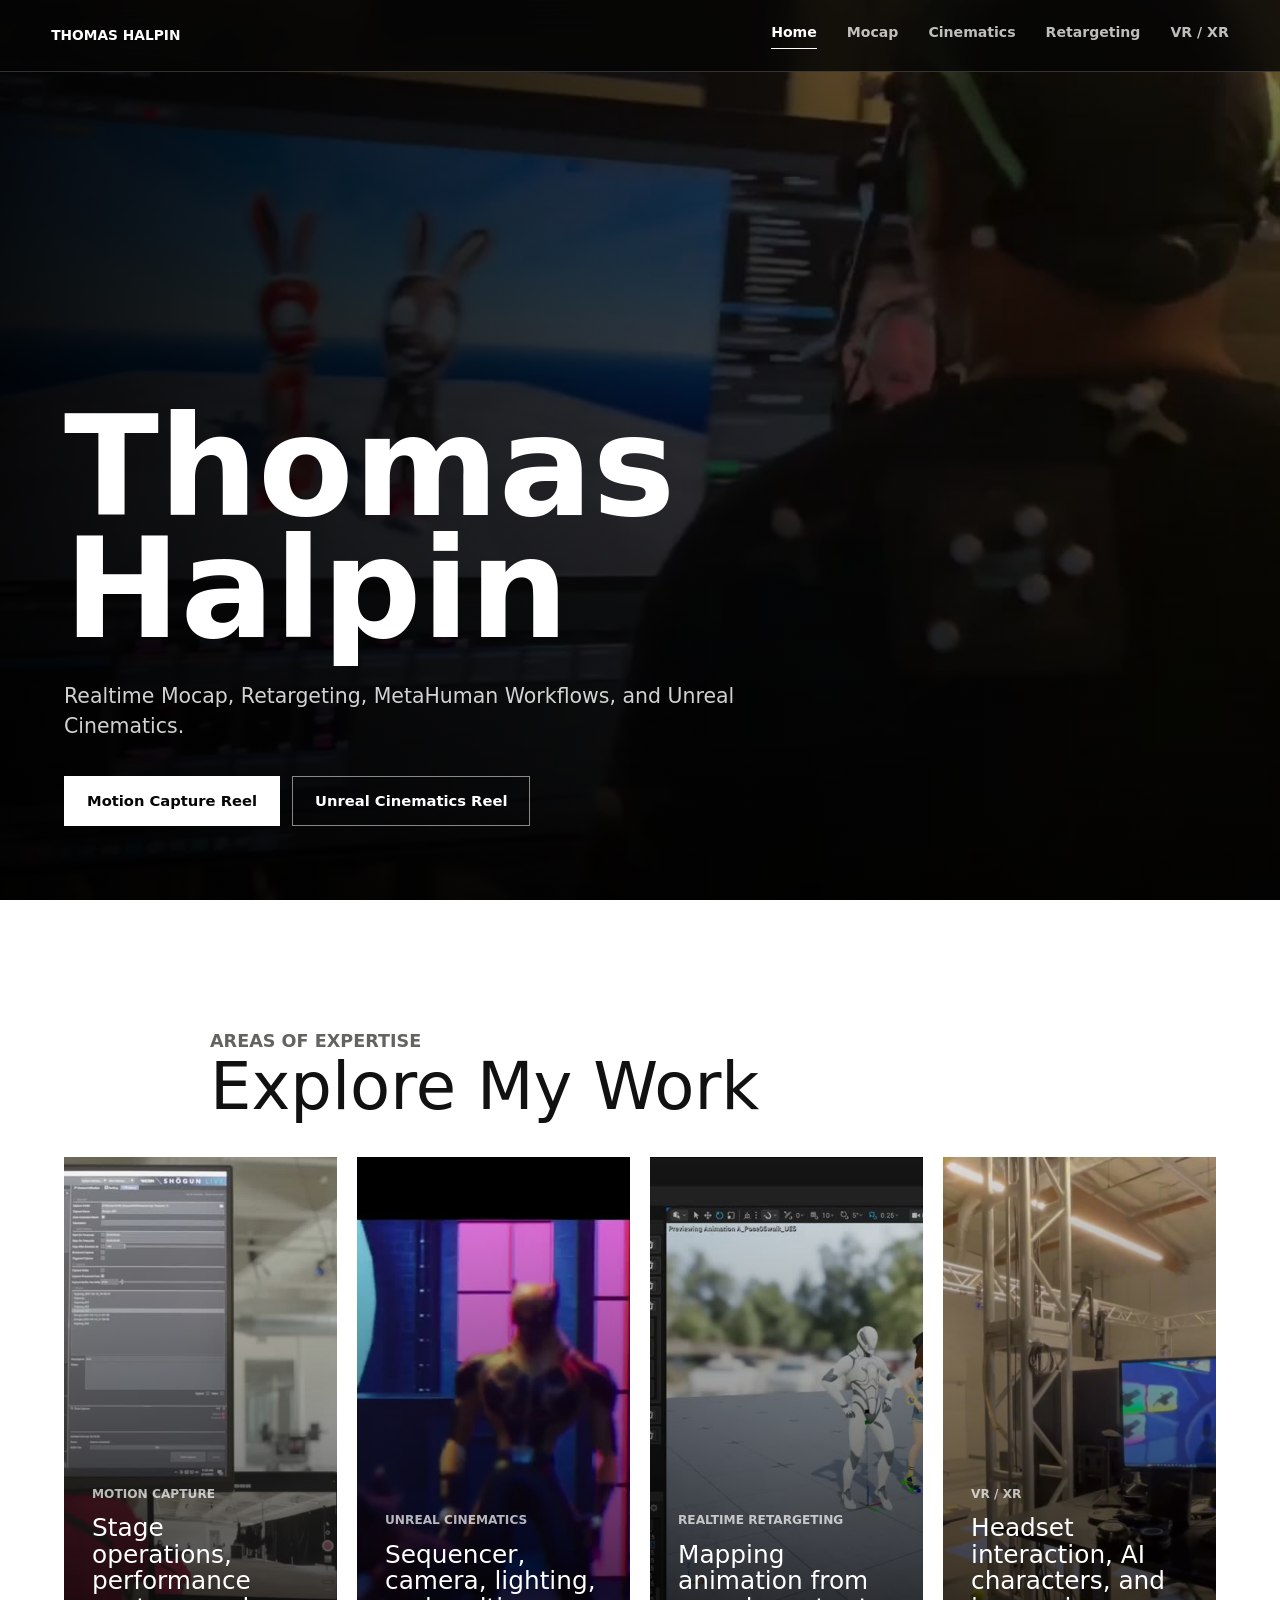
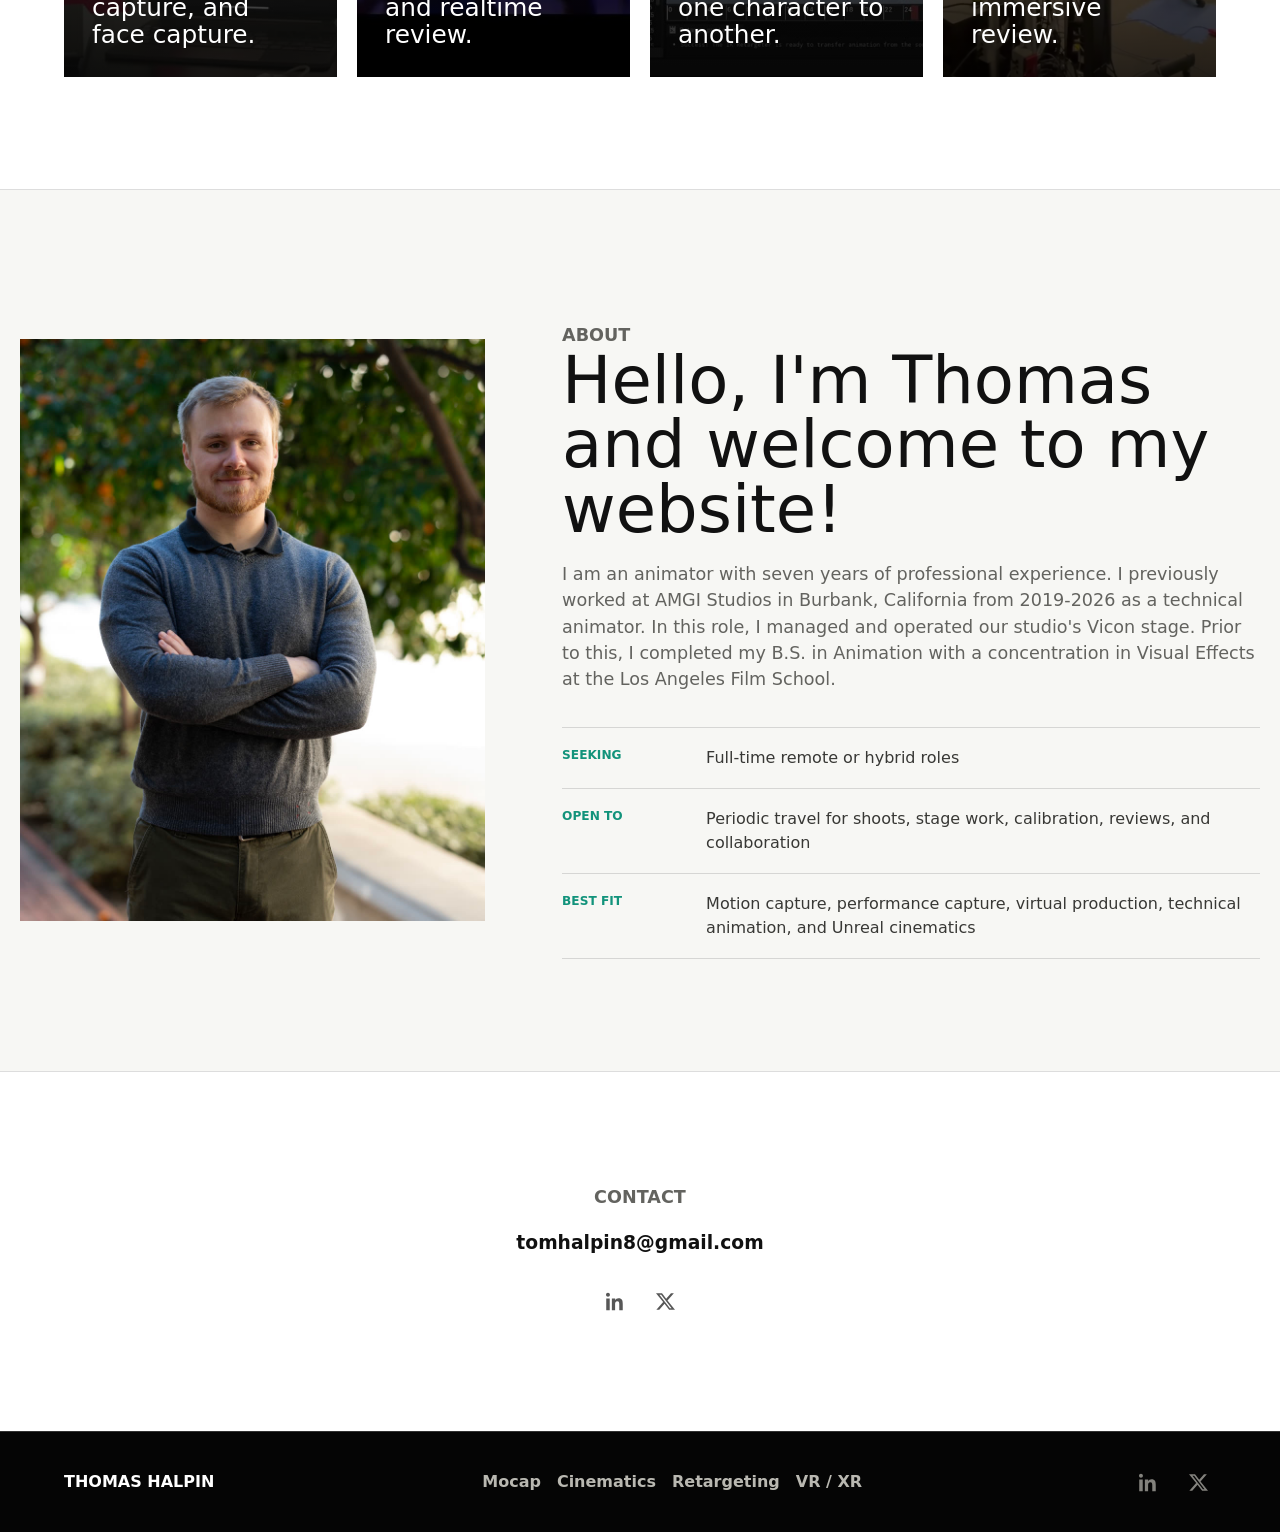
<file: index.html>
<!DOCTYPE html>
<html lang="en">
<head>
    <meta charset="UTF-8">
    <meta name="viewport" content="width=device-width, initial-scale=1.0">
    <meta name="description" content="Thomas Halpin portfolio for realtime motion capture, retargeting, MetaHuman workflows, and Unreal Engine cinematics.">
    <meta property="og:title" content="Thomas Halpin | Realtime Mocap & Unreal Cinematics">
    <meta property="og:description" content="Realtime motion capture, retargeting, MetaHuman, and Unreal Engine cinematics.">
    <meta property="og:type" content="website">
    <title>Thomas Halpin | Realtime Mocap & Unreal Cinematics</title>
    <link rel="canonical" href="https://tomhalpin8.github.io/">
    <meta property="og:url" content="https://tomhalpin8.github.io/">
    <meta property="og:image" content="https://tomhalpin8.github.io/assets/images/thomas-halpin-social-preview.jpg">
    <meta property="og:image:secure_url" content="https://tomhalpin8.github.io/assets/images/thomas-halpin-social-preview.jpg">
    <meta property="og:image:type" content="image/jpeg">
    <meta property="og:image:width" content="1200">
    <meta property="og:image:height" content="630">
    <meta property="og:image:alt" content="Portrait of Thomas Halpin">
    <meta name="twitter:card" content="summary_large_image">
    <meta name="twitter:title" content="Thomas Halpin | Realtime Mocap & Unreal Cinematics">
    <meta name="twitter:description" content="Realtime motion capture, retargeting, MetaHuman, and Unreal Engine cinematics.">
    <meta name="twitter:image" content="https://tomhalpin8.github.io/assets/images/thomas-halpin-social-preview.jpg">
    <meta name="twitter:image:alt" content="Portrait of Thomas Halpin">
    <link rel="stylesheet" href="styles.css">
</head>
<body>
    <header class="site-header">
        <a class="brand" href="index.html" aria-label="Thomas Halpin home">Thomas Halpin</a>
        <nav class="nav-links" aria-label="Primary navigation">
            <a class="active" href="index.html">Home</a>
            <a href="motion-capture.html">Mocap</a>
            <a href="unreal-cinematics.html">Cinematics</a>
            <a href="realtime-retargeting.html">Retargeting</a>
            <a href="vr-xr.html">VR / XR</a>
        </nav>
    </header>

    <main>
        <section class="hero-screen">
            <video class="hero-video" autoplay muted loop playsinline preload="metadata" poster="assets/images/poster-mocap-unreal-realtime-retargeting.jpg">
                <source src="assets/clips/mocap-unreal-realtime-retargeting.mp4" type="video/mp4">
            </video>
            <div class="hero-overlay"></div>
            <div class="hero-copy">
                <!-- <p class="eyebrow">Realtime Motion Capture / Unreal Engine Cinematics</p> -->
                <h1>Thomas Halpin</h1>
                <p>Realtime Mocap, Retargeting, MetaHuman Workflows, and Unreal Cinematics.</p>
                <div class="hero-actions">
                    <a class="button button-primary" href="motion-capture.html">Motion Capture Reel</a>
                    <a class="button button-secondary" href="unreal-cinematics.html">Unreal Cinematics Reel</a>
                </div>
            </div>
            
        </section>

        <!-- <section class="section intro-section">
            <div class="intro-layout">
                <div>
                    <p class="section-kicker">Positioning</p>
                    <h2>Capture to character, fast.</h2>
                </div>
                <p>Stage-ready performance data with clean realtime Unreal review.</p>
            </div>
        </section> -->

        <section class="section focus-section" id="focus">
            <div class="section-heading">
                <p class="section-kicker">Areas of Expertise</p>
                <h2>Explore My Work</h2>
            </div>
            <div class="focus-grid">
                <a class="focus-card" href="motion-capture.html">
                    <video autoplay muted loop playsinline preload="metadata" poster="assets/images/poster-motion-capture-stage-prep.jpg">
                        <source src="assets/clips/motion-capture-stage-prep.mp4" type="video/mp4">
                    </video>
                    <span>Motion Capture</span>
                    <h3>Stage operations, performance capture, and face capture.</h3>
                </a>
                <a class="focus-card" href="unreal-cinematics.html">
                    <video autoplay muted loop playsinline preload="metadata" poster="assets/images/poster-sequencer-lighting-camera.jpg">
                        <source src="assets/clips/sequencer-lighting-camera.mp4" type="video/mp4">
                    </video>
                    <span>Unreal Cinematics</span>
                    <h3>Sequencer, camera, lighting, and realtime review.</h3>
                </a>
                <a class="focus-card" href="realtime-retargeting.html">
                    <video autoplay muted loop playsinline preload="metadata" poster="assets/images/poster-unreal-engine-retargeting.jpg">
                        <source src="assets/clips/unreal-engine-retargeting.mp4" type="video/mp4">
                    </video>
                    <span>Realtime Retargeting</span>
                    <h3>Mapping animation from one character to another.</h3>
                </a>
                <a class="focus-card" href="vr-xr.html">
                    <video autoplay muted loop playsinline preload="metadata" poster="assets/images/poster-vr-ai-interactive-character.jpg">
                        <source src="assets/clips/vr-ai-interactive-character.mp4" type="video/mp4">
                    </video>
                    <span>VR / XR</span>
                    <h3>Headset interaction, AI characters, and immersive review.</h3>
                </a>
            </div>
        </section>

        <section class="section about-section">
            <div class="portrait-wrap">
                <img src="assets/images/thomas-halpin-portrait.jpg" alt="Portrait of Thomas Halpin">
            </div>
            <div class="about-copy">
                <p class="section-kicker">About</p>
                <h2>Hello, I'm Thomas and welcome to my website!</h2>
                <p>I am an animator with seven years of professional experience. I previously worked at AMGI Studios in Burbank, California from 2019-2026 as a technical animator. In this role, I managed and operated our studio's Vicon stage. Prior to this, I completed my B.S. in Animation with a concentration in Visual Effects at the Los Angeles Film School.    </p>
                <!-- <p>Thomas is strongest in roles that need someone who understands both the capture environment and the in-engine result. He supports stage teams, animators, directors, technical artists, and engine operators by keeping performance data useful, readable, and creatively actionable.</p> -->

                <dl class="availability-list">
                    <div>
                        <dt>Seeking</dt>
                        <dd>Full-time remote or hybrid roles</dd>
                    </div>
                    <div>
                        <dt>Open to</dt>
                        <dd>Periodic travel for shoots, stage work, calibration, reviews, and collaboration</dd>
                    </div>
                    <div>
                        <dt>Best fit</dt>
                        <dd>Motion capture, performance capture, virtual production, technical animation, and Unreal cinematics</dd>
                    </div>
                </dl>
            </div>
        </section>

        <section class="section contact-section">
            <p class="section-kicker">Contact</p>
            <h3>tomhalpin8@gmail.com</h3>
            <div class="social-links" aria-label="Social links">
                <a class="icon-link" href="https://www.linkedin.com/in/thomas-halpin-42718980/?skipRedirect=true" target="_blank" rel="noreferrer" aria-label="LinkedIn" title="LinkedIn">
                    <svg aria-hidden="true" viewBox="0 0 24 24">
                        <path d="M4.98 3.5C4.98 4.88 3.87 6 2.5 6S0 4.88 0 3.5 1.12 1 2.5 1s2.48 1.12 2.48 2.5zM.3 8.2h4.4V23H.3V8.2zM7.4 8.2h4.22v2.02h.06c.59-1.11 2.03-2.29 4.18-2.29 4.47 0 5.29 2.94 5.29 6.76V23h-4.39v-7.36c0-1.75-.03-4.01-2.44-4.01-2.45 0-2.82 1.91-2.82 3.88V23H7.4V8.2z" />
                    </svg>
                </a>
                <a class="icon-link" href="https://x.com/Maslp9" target="_blank" rel="noreferrer" aria-label="X" title="X">
                    <svg aria-hidden="true" viewBox="0 0 24 24">
                        <path d="M18.9 1.5h3.68l-8.04 9.19L24 22.5h-7.42l-5.81-7.59-6.65 7.59H.44l8.6-9.83L0 1.5h7.61l5.25 6.94L18.9 1.5zm-1.29 18.92h2.04L6.5 3.47H4.31l13.3 16.95z" />
                    </svg>
                </a>
                <!-- <a class="icon-link" href="contact.html" aria-label="Email" title="Email">
                    <svg aria-hidden="true" viewBox="0 0 24 24" fill="none">
                        <path d="M4 6h16v12H4V6z" />
                        <path d="m4 7 8 6 8-6" />
                    </svg>
                </a> -->
            </div>
        </section>
    </main>

    <footer class="site-footer">
        <span>Thomas Halpin</span>
        <nav aria-label="Footer navigation">
            <a href="motion-capture.html">Mocap</a>
            <a href="unreal-cinematics.html">Cinematics</a>
            <a href="realtime-retargeting.html">Retargeting</a>
            <a href="vr-xr.html">VR / XR</a>
        </nav>
        <div class="footer-social" aria-label="Social links">
            <a class="icon-link" href="https://www.linkedin.com/in/thomas-halpin-42718980/?skipRedirect=true" target="_blank" rel="noreferrer" aria-label="LinkedIn" title="LinkedIn">
                <svg aria-hidden="true" viewBox="0 0 24 24">
                    <path d="M4.98 3.5C4.98 4.88 3.87 6 2.5 6S0 4.88 0 3.5 1.12 1 2.5 1s2.48 1.12 2.48 2.5zM.3 8.2h4.4V23H.3V8.2zM7.4 8.2h4.22v2.02h.06c.59-1.11 2.03-2.29 4.18-2.29 4.47 0 5.29 2.94 5.29 6.76V23h-4.39v-7.36c0-1.75-.03-4.01-2.44-4.01-2.45 0-2.82 1.91-2.82 3.88V23H7.4V8.2z" />
                </svg>
            </a>
            <a class="icon-link" href="https://x.com/Maslp9" target="_blank" rel="noreferrer" aria-label="X" title="X">
                <svg aria-hidden="true" viewBox="0 0 24 24">
                    <path d="M18.9 1.5h3.68l-8.04 9.19L24 22.5h-7.42l-5.81-7.59-6.65 7.59H.44l8.6-9.83L0 1.5h7.61l5.25 6.94L18.9 1.5zm-1.29 18.92h2.04L6.5 3.47H4.31l13.3 16.95z" />
                </svg>
            </a>
            
        </div>
    </footer>
</body>
</html>
</file>
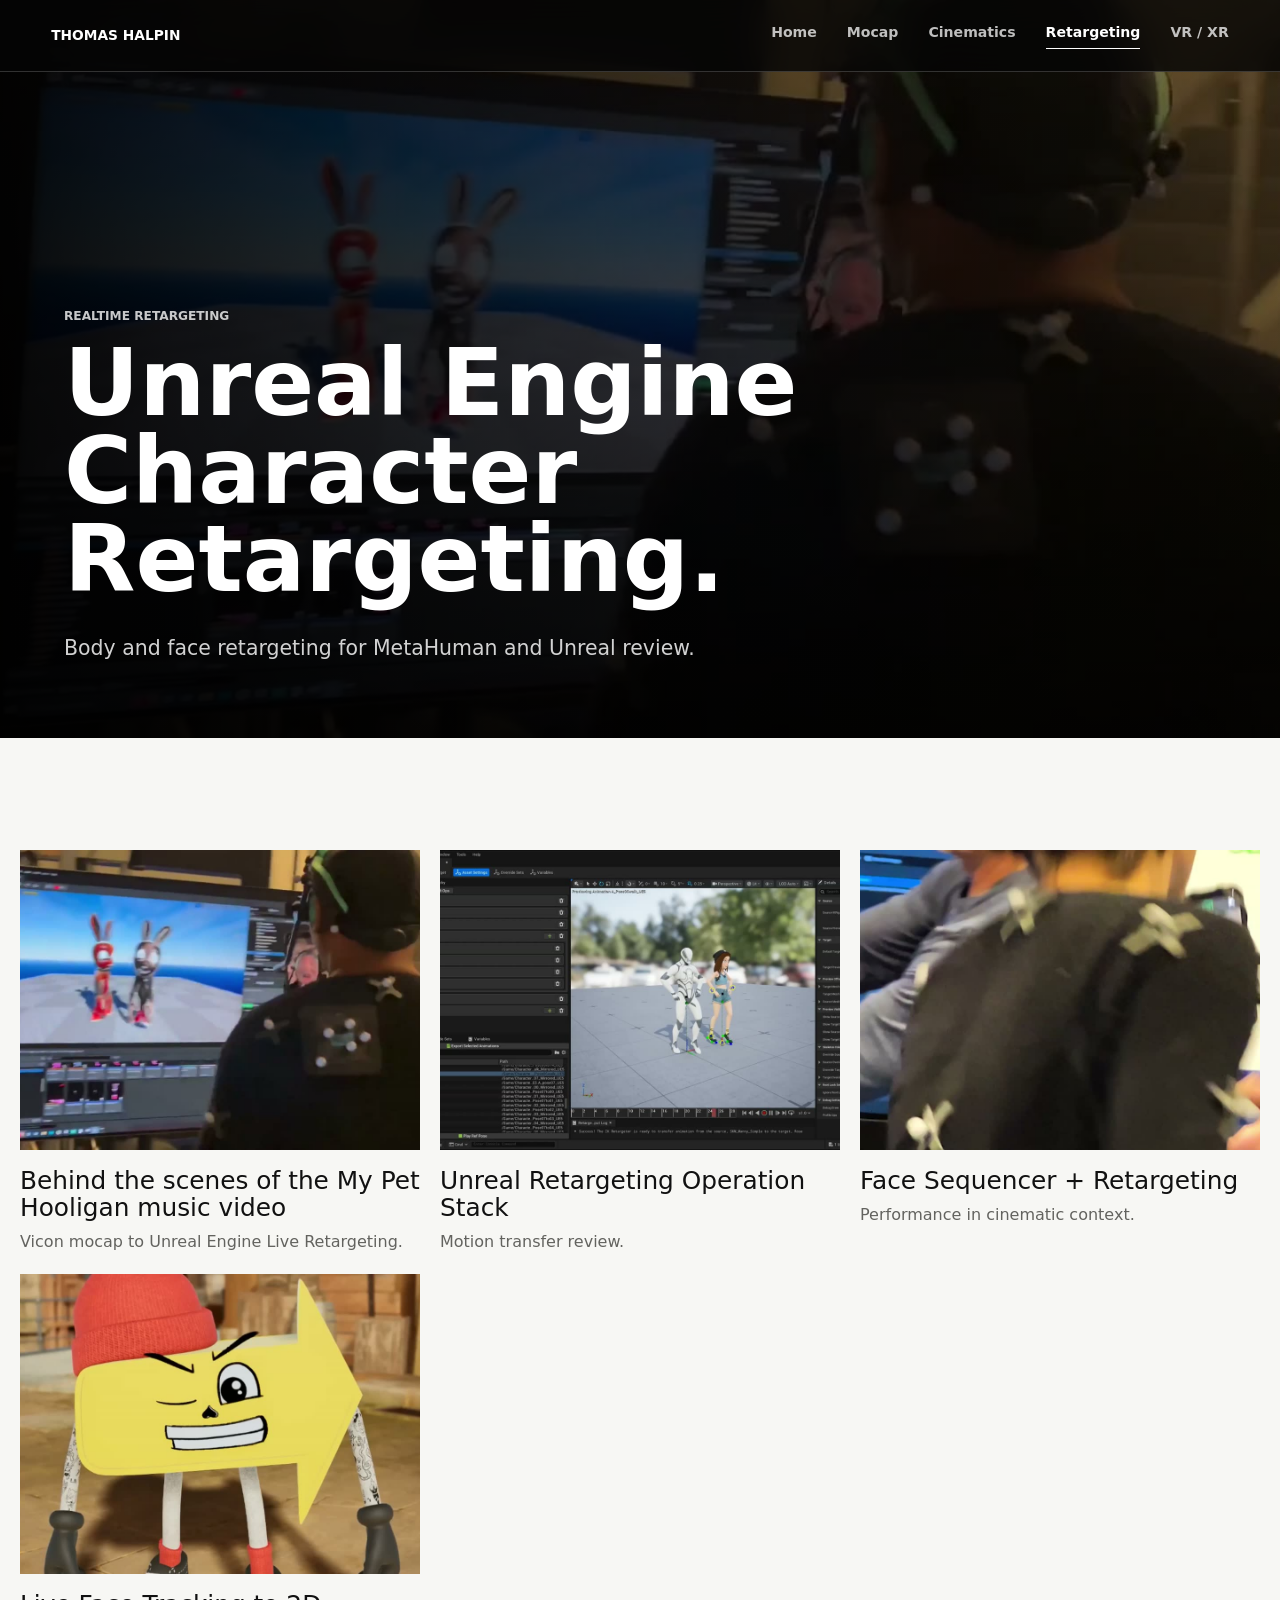
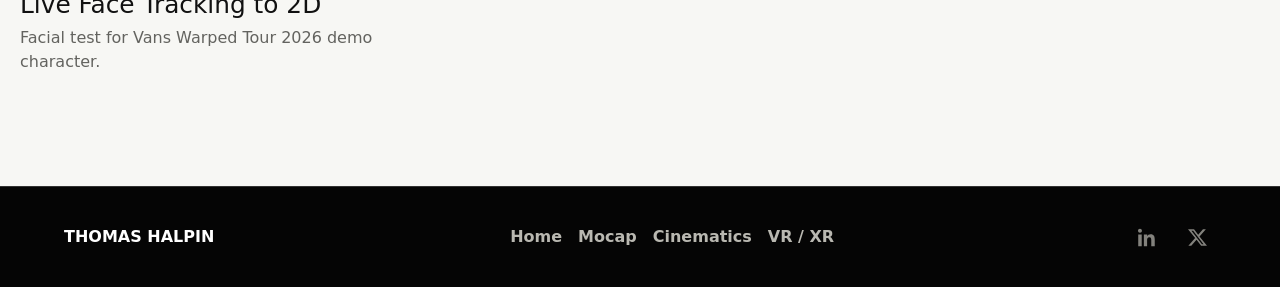
<file: realtime-retargeting.html>
<!DOCTYPE html>
<html lang="en">
<head>
    <meta charset="UTF-8">
    <meta name="viewport" content="width=device-width, initial-scale=1.0">
    <meta name="description" content="Realtime retargeting portfolio for Thomas Halpin: body, face, MetaHuman, Live Face, and Unreal Engine review.">
    <meta property="og:title" content="Thomas Halpin | Realtime Retargeting">
    <meta property="og:description" content="Full-body and facial performance retargeting into Unreal Engine for realtime character review.">
    <meta property="og:type" content="website">
    <title>Realtime Retargeting | Thomas Halpin</title>
    <link rel="canonical" href="https://tomhalpin8.github.io/realtime-retargeting.html">
    <meta property="og:url" content="https://tomhalpin8.github.io/realtime-retargeting.html">
    <meta property="og:image" content="https://tomhalpin8.github.io/assets/images/thomas-halpin-social-preview.jpg">
    <meta property="og:image:secure_url" content="https://tomhalpin8.github.io/assets/images/thomas-halpin-social-preview.jpg">
    <meta property="og:image:type" content="image/jpeg">
    <meta property="og:image:width" content="1200">
    <meta property="og:image:height" content="630">
    <meta property="og:image:alt" content="Portrait of Thomas Halpin">
    <meta name="twitter:card" content="summary_large_image">
    <meta name="twitter:title" content="Thomas Halpin | Realtime Retargeting">
    <meta name="twitter:description" content="Full-body and facial performance retargeting into Unreal Engine for realtime character review.">
    <meta name="twitter:image" content="https://tomhalpin8.github.io/assets/images/thomas-halpin-social-preview.jpg">
    <meta name="twitter:image:alt" content="Portrait of Thomas Halpin">
    <link rel="stylesheet" href="styles.css">
</head>
<body>
    <header class="site-header">
        <a class="brand" href="index.html" aria-label="Thomas Halpin home">Thomas Halpin</a>
        <nav class="nav-links" aria-label="Primary navigation">
            <a href="index.html">Home</a>
            <a href="motion-capture.html">Mocap</a>
            <a href="unreal-cinematics.html">Cinematics</a>
            <a class="active" href="realtime-retargeting.html">Retargeting</a>
            <a href="vr-xr.html">VR / XR</a>
        </nav>
    </header>

    <main>
        <section class="subpage-hero">
            <video class="hero-video" autoplay muted loop playsinline preload="metadata" poster="assets/images/poster-mocap-unreal-realtime-retargeting.jpg">
                <source src="assets/clips/mocap-unreal-realtime-retargeting.mp4" type="video/mp4">
            </video>
            <div class="hero-overlay"></div>
            <div class="hero-copy narrow">
                <p class="eyebrow">Realtime Retargeting</p>
                <h1>Unreal Engine Character Retargeting.</h1>
                <p>Body and face retargeting for MetaHuman and Unreal review.</p>
            </div>
        </section>

    
        <section class="section">
            <div class="clip-grid">
                <article class="clip-card">
                    <video autoplay muted loop playsinline preload="metadata" poster="assets/images/poster-mocap-unreal-realtime-retargeting.jpg">
                        <source src="assets/clips/mocap-unreal-realtime-retargeting.mp4" type="video/mp4">
                    </video>
                    <h3>Behind the scenes of the My Pet Hooligan music video</h3>
                    <p>Vicon mocap to Unreal Engine Live Retargeting.</p>
                </article>
                <article class="clip-card">
                    <video autoplay muted loop playsinline preload="metadata" poster="assets/images/poster-unreal-engine-retargeting.jpg">
                        <source src="assets/clips/unreal-engine-retargeting.mp4" type="video/mp4">
                    </video>
                    <h3>Unreal Retargeting Operation Stack</h3>
                    <p>Motion transfer review.</p>
                </article>
                <article class="clip-card">
                    <video autoplay muted loop playsinline preload="metadata" poster="assets/images/poster-sequencer-realtime-retargeting.jpg">
                        <source src="assets/clips/sequencer-realtime-retargeting.mp4" type="video/mp4">
                    </video>
                    <h3> Face Sequencer + Retargeting</h3>
                    <p>Performance in cinematic context.</p>
                </article>
                <article class="clip-card">
                    <video autoplay muted loop playsinline preload="metadata" poster="assets/images/poster-live-face-to-2d-face.jpg">
                        <source src="assets/clips/live-face-to-2d-face.mp4" type="video/mp4">
                    </video>
                    <h3>Live Face Tracking to 2D</h3>
                    <p>Facial test for Vans Warped Tour 2026 demo character.</p>
                </article>
            </div>
        </section>

    </main>

    <footer class="site-footer">
        <span>Thomas Halpin</span>
        <nav aria-label="Footer navigation">
            <a href="index.html">Home</a>
            <a href="motion-capture.html">Mocap</a>
            <a href="unreal-cinematics.html">Cinematics</a>
            <a href="vr-xr.html">VR / XR</a>
        </nav>
        <div class="footer-social" aria-label="Social links">
            <a class="icon-link" href="https://www.linkedin.com/in/thomas-halpin-42718980/?skipRedirect=true" target="_blank" rel="noreferrer" aria-label="LinkedIn" title="LinkedIn">
                <svg aria-hidden="true" viewBox="0 0 24 24">
                    <path d="M4.98 3.5C4.98 4.88 3.87 6 2.5 6S0 4.88 0 3.5 1.12 1 2.5 1s2.48 1.12 2.48 2.5zM.3 8.2h4.4V23H.3V8.2zM7.4 8.2h4.22v2.02h.06c.59-1.11 2.03-2.29 4.18-2.29 4.47 0 5.29 2.94 5.29 6.76V23h-4.39v-7.36c0-1.75-.03-4.01-2.44-4.01-2.45 0-2.82 1.91-2.82 3.88V23H7.4V8.2z" />
                </svg>
            </a>
            <a class="icon-link" href="https://x.com/Maslp9" target="_blank" rel="noreferrer" aria-label="X" title="X">
                <svg aria-hidden="true" viewBox="0 0 24 24">
                    <path d="M18.9 1.5h3.68l-8.04 9.19L24 22.5h-7.42l-5.81-7.59-6.65 7.59H.44l8.6-9.83L0 1.5h7.61l5.25 6.94L18.9 1.5zm-1.29 18.92h2.04L6.5 3.47H4.31l13.3 16.95z" />
                </svg>
            </a>
            
        </div>
    </footer>
</body>
</html>
</file>
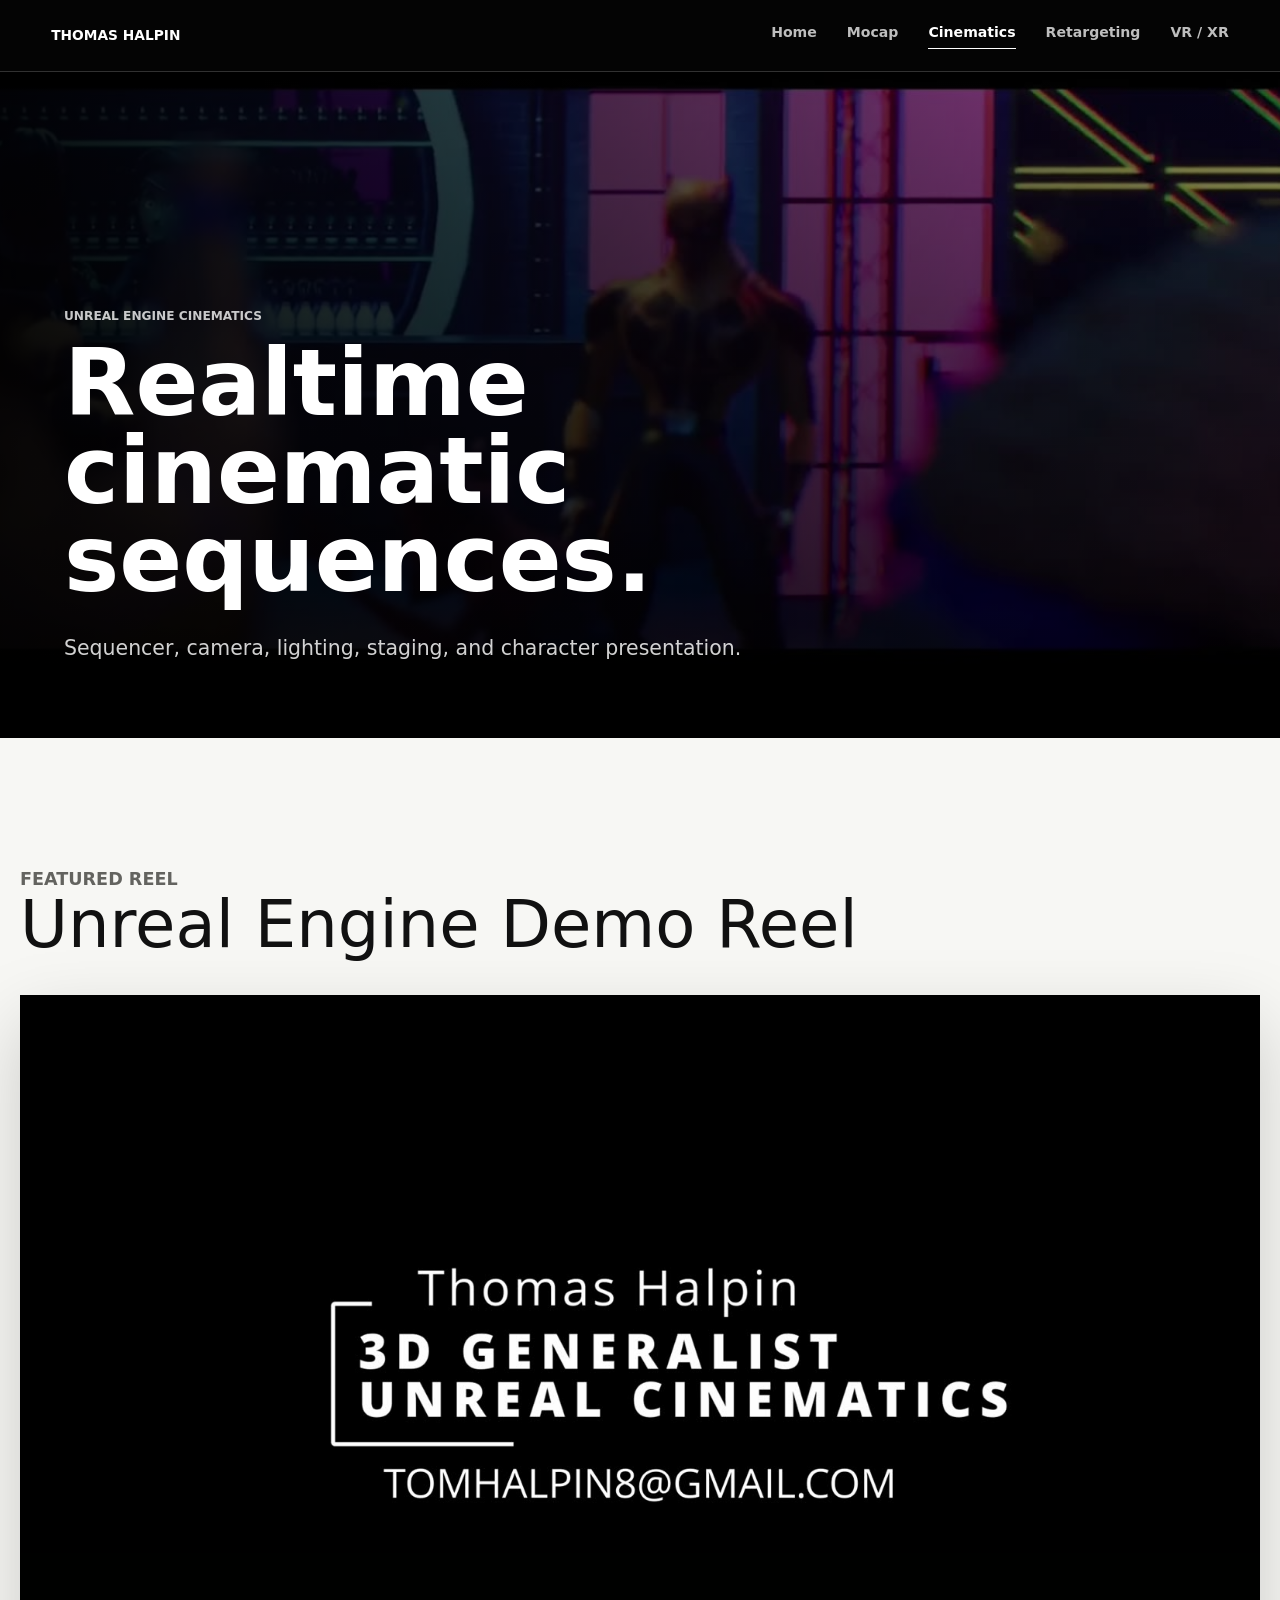
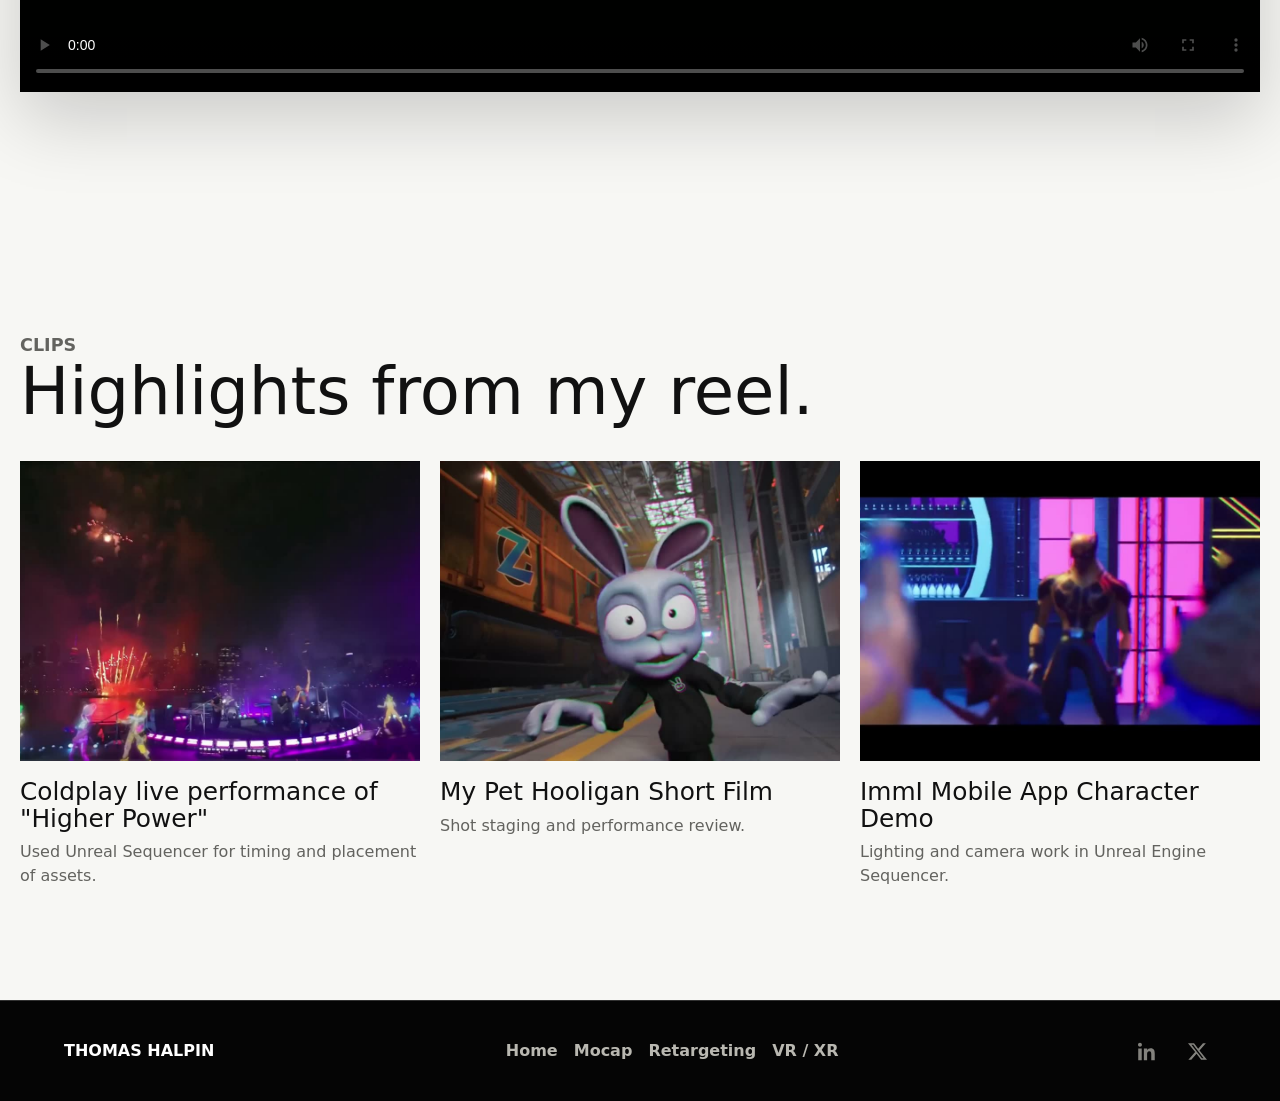
<file: unreal-cinematics.html>
<!DOCTYPE html>
<html lang="en">
<head>
    <meta charset="UTF-8">
    <meta name="viewport" content="width=device-width, initial-scale=1.0">
    <meta name="description" content="Unreal Engine cinematics portfolio for Thomas Halpin: Sequencer, lighting, camera, realtime review, and character presentation.">
    <meta property="og:title" content="Thomas Halpin | Unreal Cinematics">
    <meta property="og:description" content="Sequencer-based cinematic production, lighting, camera work, and realtime Unreal Engine visualization.">
    <meta property="og:type" content="website">
    <title>Unreal Cinematics | Thomas Halpin</title>
    <link rel="canonical" href="https://tomhalpin8.github.io/unreal-cinematics.html">
    <meta property="og:url" content="https://tomhalpin8.github.io/unreal-cinematics.html">
    <meta property="og:image" content="https://tomhalpin8.github.io/assets/images/thomas-halpin-social-preview.jpg">
    <meta property="og:image:secure_url" content="https://tomhalpin8.github.io/assets/images/thomas-halpin-social-preview.jpg">
    <meta property="og:image:type" content="image/jpeg">
    <meta property="og:image:width" content="1200">
    <meta property="og:image:height" content="630">
    <meta property="og:image:alt" content="Portrait of Thomas Halpin">
    <meta name="twitter:card" content="summary_large_image">
    <meta name="twitter:title" content="Thomas Halpin | Unreal Cinematics">
    <meta name="twitter:description" content="Sequencer-based cinematic production, lighting, camera work, and realtime Unreal Engine visualization.">
    <meta name="twitter:image" content="https://tomhalpin8.github.io/assets/images/thomas-halpin-social-preview.jpg">
    <meta name="twitter:image:alt" content="Portrait of Thomas Halpin">
    <link rel="stylesheet" href="styles.css">
</head>
<body>
    <header class="site-header">
        <a class="brand" href="index.html" aria-label="Thomas Halpin home">Thomas Halpin</a>
        <nav class="nav-links" aria-label="Primary navigation">
            <a href="index.html">Home</a>
            <a href="motion-capture.html">Mocap</a>
            <a class="active" href="unreal-cinematics.html">Cinematics</a>
            <a href="realtime-retargeting.html">Retargeting</a>
            <a href="vr-xr.html">VR / XR</a>
        </nav>
    </header>

    <main>
        <section class="subpage-hero">
            <video class="hero-video" autoplay muted loop playsinline preload="metadata" poster="assets/images/poster-sequencer-lighting-camera.jpg">
                <source src="assets/clips/sequencer-lighting-camera.mp4" type="video/mp4">
            </video>
            <div class="hero-overlay"></div>
            <div class="hero-copy narrow">
                <p class="eyebrow">Unreal Engine Cinematics</p>
                <h1>Realtime cinematic sequences.</h1>
                <p>Sequencer, camera, lighting, staging, and character presentation.</p>
            </div>
        </section>

        <section class="section reels-section">
            <div class="section-heading">
                <p class="section-kicker">Featured Reel</p>
                <h2>Unreal Engine Demo Reel</h2>
            </div>
            <div class="single-reel">
                <video controls preload="metadata" poster="assets/images/poster-unreal-cinematics.jpg">
                    <source src="assets/reels/unreal-cinematics-reel.mp4" type="video/mp4">
                </video>
            </div>
        </section>

        <section class="section">
            <div class="section-heading">
                <p class="section-kicker">Clips</p>
                <h2>Highlights from my reel.</h2>
            </div>
            <div class="clip-grid">
                <article class="clip-card">
                    <video autoplay muted loop playsinline preload="metadata" poster="assets/images/poster-unreal-sequencer-01.jpg">
                        <source src="assets/clips/unreal-sequencer-01.mp4" type="video/mp4">
                    </video>
                    <h3>Coldplay live performance of "Higher Power"</h3>
                    <p>Used Unreal Sequencer for timing and placement of assets.</p>
                </article>
                <article class="clip-card">
                    <video autoplay muted loop playsinline preload="metadata" poster="assets/images/poster-unreal-sequencer-02.jpg">
                        <source src="assets/clips/unreal-sequencer-02.mp4" type="video/mp4">
                    </video>
                    <h3>My Pet Hooligan Short Film</h3>
                    <p>Shot staging and performance review.</p>
                </article>
                <article class="clip-card">
                    <video autoplay muted loop playsinline preload="metadata" poster="assets/images/poster-sequencer-lighting-camera.jpg">
                        <source src="assets/clips/sequencer-lighting-camera.mp4" type="video/mp4">
                    </video>
                    <h3>ImmI Mobile App Character Demo</h3>
                    <p>Lighting and camera work in Unreal Engine Sequencer.</p>
                </article>
            </div>
        </section>

    </main>

    <footer class="site-footer">
        <span>Thomas Halpin</span>
        <nav aria-label="Footer navigation">
            <a href="index.html">Home</a>
            <a href="motion-capture.html">Mocap</a>
            <a href="realtime-retargeting.html">Retargeting</a>
            <a href="vr-xr.html">VR / XR</a>
        </nav>
        <div class="footer-social" aria-label="Social links">
            <a class="icon-link" href="https://www.linkedin.com/in/thomas-halpin-42718980/?skipRedirect=true" target="_blank" rel="noreferrer" aria-label="LinkedIn" title="LinkedIn">
                <svg aria-hidden="true" viewBox="0 0 24 24">
                    <path d="M4.98 3.5C4.98 4.88 3.87 6 2.5 6S0 4.88 0 3.5 1.12 1 2.5 1s2.48 1.12 2.48 2.5zM.3 8.2h4.4V23H.3V8.2zM7.4 8.2h4.22v2.02h.06c.59-1.11 2.03-2.29 4.18-2.29 4.47 0 5.29 2.94 5.29 6.76V23h-4.39v-7.36c0-1.75-.03-4.01-2.44-4.01-2.45 0-2.82 1.91-2.82 3.88V23H7.4V8.2z" />
                </svg>
            </a>
            <a class="icon-link" href="https://x.com/Maslp9" target="_blank" rel="noreferrer" aria-label="X" title="X">
                <svg aria-hidden="true" viewBox="0 0 24 24">
                    <path d="M18.9 1.5h3.68l-8.04 9.19L24 22.5h-7.42l-5.81-7.59-6.65 7.59H.44l8.6-9.83L0 1.5h7.61l5.25 6.94L18.9 1.5zm-1.29 18.92h2.04L6.5 3.47H4.31l13.3 16.95z" />
                </svg>
            </a>
            
        </div>
    </footer>
</body>
</html>
</file>
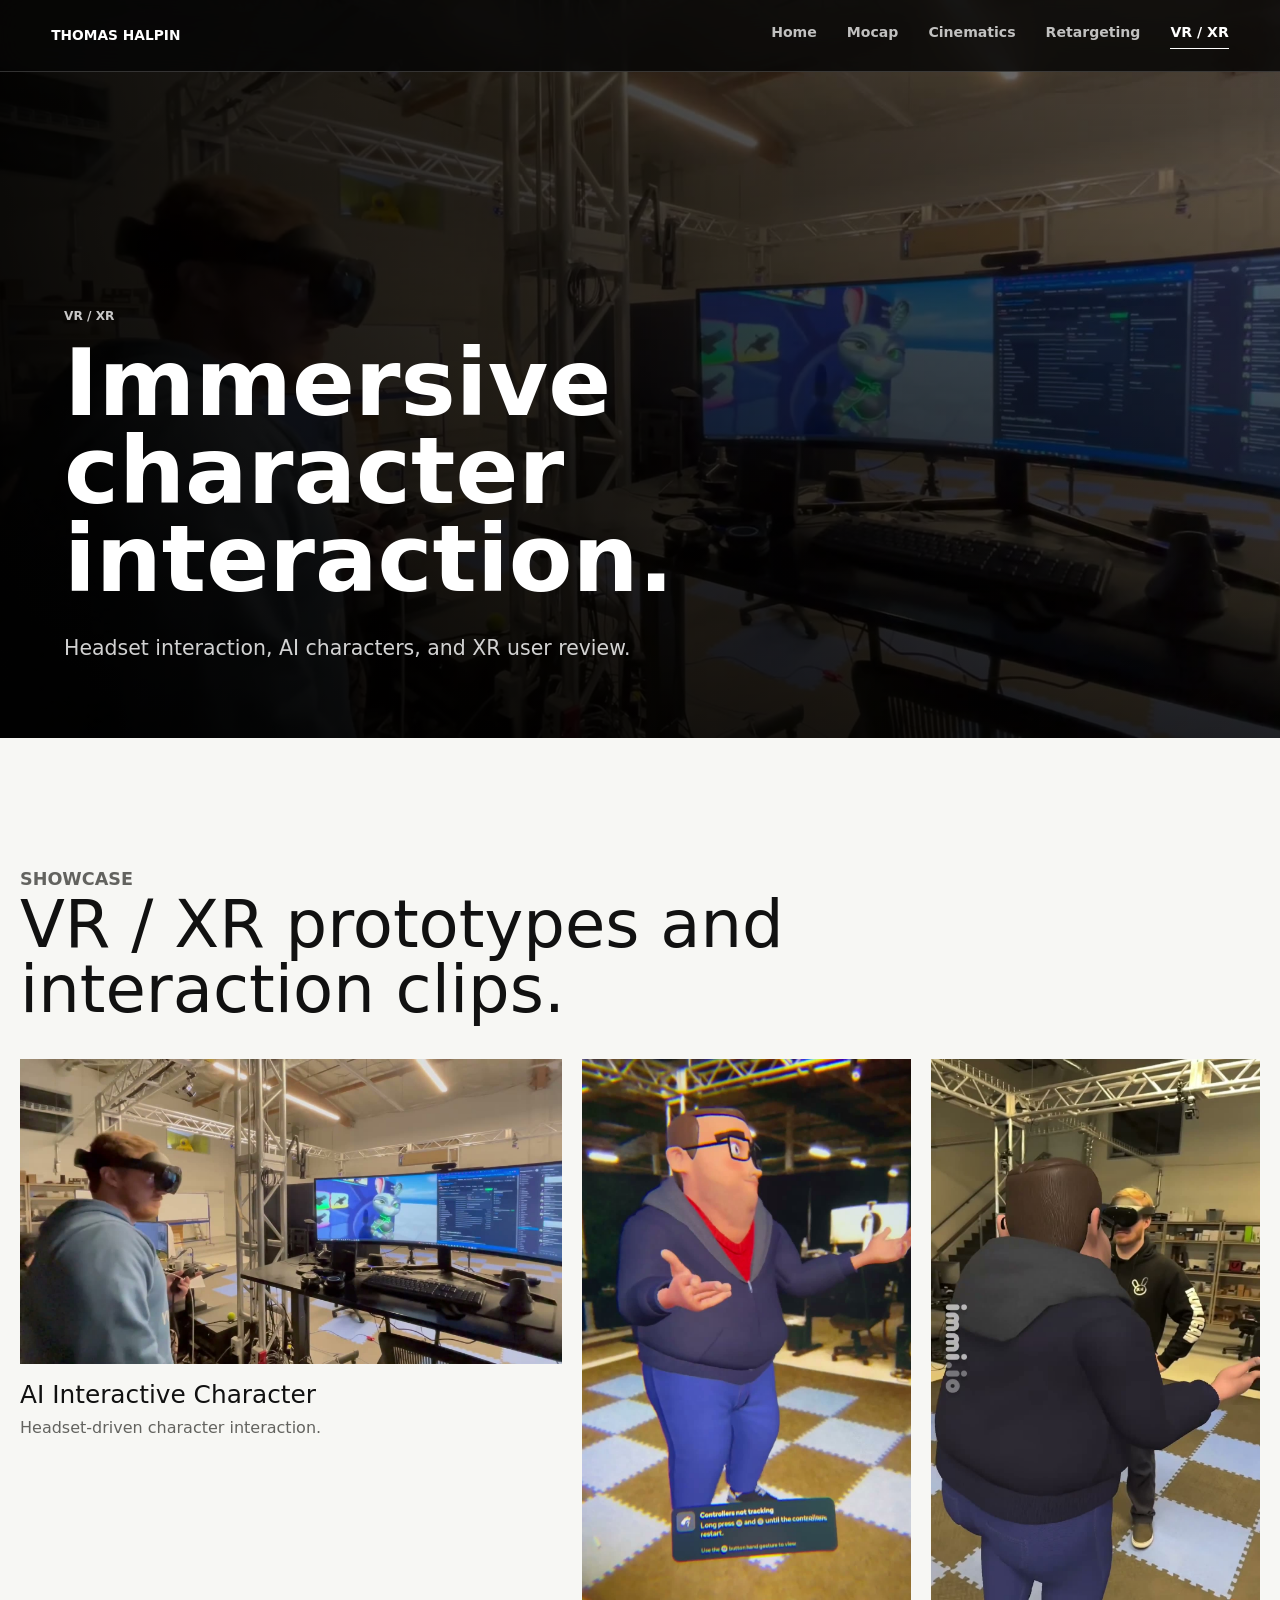
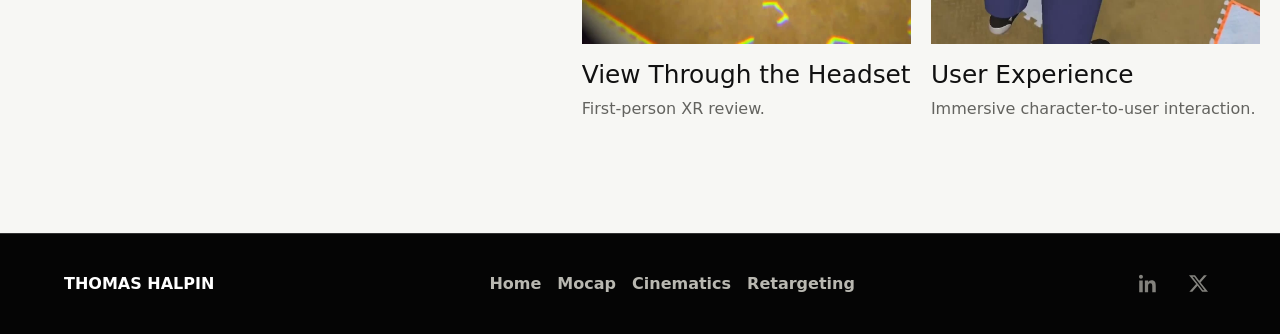
<file: vr-xr.html>
<!DOCTYPE html>
<html lang="en">
<head>
    <meta charset="UTF-8">
    <meta name="viewport" content="width=device-width, initial-scale=1.0">
    <meta name="description" content="VR and XR portfolio page for Thomas Halpin: headset interaction, AI characters, immersive review, and realtime Unreal workflows.">
    <meta property="og:title" content="Thomas Halpin | VR / XR">
    <meta property="og:description" content="Headset interaction, AI character experiences, and immersive XR review in Unreal Engine.">
    <meta property="og:type" content="website">
    <title>VR / XR | Thomas Halpin</title>
    <link rel="canonical" href="https://tomhalpin8.github.io/vr-xr.html">
    <meta property="og:url" content="https://tomhalpin8.github.io/vr-xr.html">
    <meta property="og:image" content="https://tomhalpin8.github.io/assets/images/thomas-halpin-social-preview.jpg">
    <meta property="og:image:secure_url" content="https://tomhalpin8.github.io/assets/images/thomas-halpin-social-preview.jpg">
    <meta property="og:image:type" content="image/jpeg">
    <meta property="og:image:width" content="1200">
    <meta property="og:image:height" content="630">
    <meta property="og:image:alt" content="Portrait of Thomas Halpin">
    <meta name="twitter:card" content="summary_large_image">
    <meta name="twitter:title" content="Thomas Halpin | VR / XR">
    <meta name="twitter:description" content="Headset interaction, AI character experiences, and immersive XR review in Unreal Engine.">
    <meta name="twitter:image" content="https://tomhalpin8.github.io/assets/images/thomas-halpin-social-preview.jpg">
    <meta name="twitter:image:alt" content="Portrait of Thomas Halpin">
    <link rel="stylesheet" href="styles.css">
</head>
<body>
    <header class="site-header">
        <a class="brand" href="index.html" aria-label="Thomas Halpin home">Thomas Halpin</a>
        <nav class="nav-links" aria-label="Primary navigation">
            <a href="index.html">Home</a>
            <a href="motion-capture.html">Mocap</a>
            <a href="unreal-cinematics.html">Cinematics</a>
            <a href="realtime-retargeting.html">Retargeting</a>
            <a class="active" href="vr-xr.html">VR / XR</a>
        </nav>
    </header>

    <main>
        <section class="subpage-hero">
            <video class="hero-video" autoplay muted loop playsinline preload="metadata" poster="assets/images/poster-vr-ai-interactive-character.jpg">
                <source src="assets/clips/vr-ai-interactive-character.mp4" type="video/mp4">
            </video>
            <div class="hero-overlay"></div>
            <div class="hero-copy narrow">
                <p class="eyebrow">VR / XR</p>
                <h1>Immersive character interaction.</h1>
                <p>Headset interaction, AI characters, and XR user review.</p>
            </div>
        </section>

        <section class="section vr-section">
            <div class="section-heading">
                <p class="section-kicker">Showcase</p>
                <h2>VR / XR prototypes and interaction clips.</h2>
            </div>
            <div class="vr-showcase-grid">
                <article class="vr-card vr-card-wide">
                    <div class="vr-media vr-landscape">
                        <video autoplay muted loop playsinline preload="metadata" poster="assets/images/poster-vr-ai-interactive-character.jpg">
                            <source src="assets/clips/vr-ai-interactive-character.mp4" type="video/mp4">
                        </video>
                    </div>
                    <h3>AI Interactive Character</h3>
                    <p>Headset-driven character interaction.</p>
                </article>
                <article class="vr-card">
                    <div class="vr-media vr-portrait">
                        <video autoplay muted loop playsinline preload="metadata" poster="assets/images/poster-vr-xr-view-through-headset.jpg">
                            <source src="assets/clips/vr-xr-view-through-headset.mp4" type="video/mp4">
                        </video>
                    </div>
                    <h3>View Through the Headset</h3>
                    <p>First-person XR review.</p>
                </article>
                <article class="vr-card">
                    <div class="vr-media vr-portrait">
                        <video autoplay muted loop playsinline preload="metadata" poster="assets/images/poster-vr-xr-user-experience.jpg">
                            <source src="assets/clips/vr-xr-user-experience.mp4" type="video/mp4">
                        </video>
                    </div>
                    <h3>User Experience</h3>
                    <p>Immersive character-to-user interaction.</p>
                </article>
            </div>
        </section>

    </main>

    <footer class="site-footer">
        <span>Thomas Halpin</span>
        <nav aria-label="Footer navigation">
            <a href="index.html">Home</a>
            <a href="motion-capture.html">Mocap</a>
            <a href="unreal-cinematics.html">Cinematics</a>
            <a href="realtime-retargeting.html">Retargeting</a>
        </nav>
        <div class="footer-social" aria-label="Social links">
            <a class="icon-link" href="https://www.linkedin.com/in/thomas-halpin-42718980/?skipRedirect=true" target="_blank" rel="noreferrer" aria-label="LinkedIn" title="LinkedIn">
                <svg aria-hidden="true" viewBox="0 0 24 24">
                    <path d="M4.98 3.5C4.98 4.88 3.87 6 2.5 6S0 4.88 0 3.5 1.12 1 2.5 1s2.48 1.12 2.48 2.5zM.3 8.2h4.4V23H.3V8.2zM7.4 8.2h4.22v2.02h.06c.59-1.11 2.03-2.29 4.18-2.29 4.47 0 5.29 2.94 5.29 6.76V23h-4.39v-7.36c0-1.75-.03-4.01-2.44-4.01-2.45 0-2.82 1.91-2.82 3.88V23H7.4V8.2z" />
                </svg>
            </a>
            <a class="icon-link" href="https://x.com/Maslp9" target="_blank" rel="noreferrer" aria-label="X" title="X">
                <svg aria-hidden="true" viewBox="0 0 24 24">
                    <path d="M18.9 1.5h3.68l-8.04 9.19L24 22.5h-7.42l-5.81-7.59-6.65 7.59H.44l8.6-9.83L0 1.5h7.61l5.25 6.94L18.9 1.5zm-1.29 18.92h2.04L6.5 3.47H4.31l13.3 16.95z" />
                </svg>
            </a>
           
        </div>
    </footer>
</body>
</html>
</file>
<file: styles.css>
:root {
    --black: #050505;
    --ink: #111111;
    --paper: #f7f7f4;
    --white: #ffffff;
    --muted: #63635f;
    --muted-dark: #b9b8b1;
    --line: rgba(17, 17, 17, 0.14);
    --line-dark: rgba(255, 255, 255, 0.18);
    --accent: #12937b;
    --accent-soft: #c7f0e6;
    --warm: #a8712a;
    --shadow: 0 28px 70px rgba(0, 0, 0, 0.18);
}

* {
    box-sizing: border-box;
}

html {
    scroll-behavior: smooth;
}

body {
    margin: 0;
    color: var(--ink);
    background: var(--paper);
    font-family: Inter, ui-sans-serif, system-ui, -apple-system, BlinkMacSystemFont, "Segoe UI", sans-serif;
    line-height: 1.5;
}

body::selection {
    color: var(--white);
    background: var(--accent);
}

a {
    color: inherit;
    text-decoration: none;
}

img,
video {
    display: block;
    max-width: 100%;
}

.site-header {
    position: fixed;
    z-index: 20;
    top: 0;
    left: 0;
    right: 0;
    display: flex;
    align-items: center;
    justify-content: space-between;
    gap: 24px;
    min-height: 72px;
    padding: 20px clamp(20px, 4vw, 64px);
    color: var(--white);
    background: rgba(5, 5, 5, 0.82);
    border-bottom: 1px solid var(--line-dark);
    backdrop-filter: blur(18px);
}

.brand {
    font-size: 0.86rem;
    font-weight: 800;
    text-transform: uppercase;
    white-space: nowrap;
    letter-spacing: 0;
}

.nav-links {
    display: flex;
    align-items: center;
    justify-content: flex-end;
    gap: clamp(14px, 2.4vw, 30px);
    color: rgba(255, 255, 255, 0.74);
    font-size: 0.88rem;
    font-weight: 650;
    white-space: nowrap;
}

.nav-links a {
    padding-bottom: 4px;
    border-bottom: 1px solid transparent;
}

.nav-links a:hover,
.nav-links a:focus-visible,
.nav-links a.active {
    color: var(--white);
    border-color: var(--white);
}

.hero-screen,
.subpage-hero {
    position: relative;
    min-height: 100svh;
    display: flex;
    align-items: flex-end;
    overflow: hidden;
    padding: 128px clamp(20px, 5vw, 82px) 74px;
    color: var(--white);
    background: var(--black);
}

.subpage-hero {
    min-height: 82svh;
}

.hero-video {
    position: absolute;
    inset: 0;
    z-index: 0;
    width: 100%;
    height: 100%;
    object-fit: cover;
    opacity: 0.9;
}

.hero-overlay {
    position: absolute;
    inset: 0;
    z-index: 1;
    background:
        linear-gradient(90deg, rgba(0, 0, 0, 0.9) 0%, rgba(0, 0, 0, 0.58) 44%, rgba(0, 0, 0, 0.18) 100%),
        linear-gradient(180deg, rgba(0, 0, 0, 0.18) 0%, rgba(0, 0, 0, 0.78) 100%);
}

.hero-copy {
    position: relative;
    z-index: 2;
    width: min(980px, 100%);
}

.hero-copy.narrow {
    width: min(920px, 100%);
}

.eyebrow,
.section-kicker {
    margin: 0 0 14px;
    color: var(--accent);
    font-size: 0.76rem;
    font-weight: 800;
    text-transform: uppercase;
    letter-spacing: 0;
}

.hero-copy .eyebrow {
    color: rgba(255, 255, 255, 0.78);
}

.hero-copy h1 {
    max-width: 10ch;
    margin: 0;
    font-size: 8.7rem;
    font-weight: 620;
    line-height: 0.88;
    letter-spacing: 0;
}

.subpage-hero .hero-copy h1 {
    max-width: 12ch;
    font-size: 5.8rem;
    font-weight: 560;
    line-height: 0.95;
}

.hero-copy p:not(.eyebrow) {
    max-width: 680px;
    margin: 30px 0 0;
    color: rgba(255, 255, 255, 0.82);
    font-size: 1.28rem;
}

.hero-actions,
.contact-actions {
    display: flex;
    flex-wrap: wrap;
    gap: 12px;
    margin-top: 34px;
}

.button {
    display: inline-flex;
    min-height: 50px;
    align-items: center;
    justify-content: center;
    padding: 13px 22px;
    border: 1px solid currentColor;
    border-radius: 0;
    font-size: 0.92rem;
    font-weight: 760;
    line-height: 1.2;
    transition: transform 160ms ease, color 160ms ease, background 160ms ease, border-color 160ms ease;
}

.button:hover,
.button:focus-visible {
    transform: translateY(-2px);
}

.button-primary {
    color: var(--black);
    background: var(--white);
    border-color: var(--white);
}

.button-secondary {
    color: var(--white);
    background: transparent;
    border-color: rgba(255, 255, 255, 0.52);
}

.contact-section .button-primary {
    color: var(--white);
    background: var(--black);
    border-color: var(--black);
}

.contact-section .button-secondary {
    color: var(--black);
    background: transparent;
    border-color: var(--black);
}

.hero-meta {
    position: absolute;
    z-index: 2;
    right: clamp(20px, 5vw, 82px);
    bottom: 74px;
    width: min(390px, 32vw);
    display: flex;
    flex-wrap: wrap;
    justify-content: flex-end;
    gap: 8px;
}

.hero-meta span {
    padding: 7px 11px;
    color: rgba(255, 255, 255, 0.82);
    background: rgba(0, 0, 0, 0.24);
    border: 1px solid rgba(255, 255, 255, 0.3);
    border-radius: 0;
    font-size: 0.78rem;
    font-weight: 650;
}

.section {
    width: min(1280px, calc(100% - 40px));
    margin: 0 auto;
    padding: 112px 0;
}

.intro-section,
.focus-section {
    width: 100%;
    padding-left: clamp(20px, 5vw, 82px);
    padding-right: clamp(20px, 5vw, 82px);
}

.intro-section {
    background: var(--paper);
    color: var(--ink);
    border-bottom: 1px solid var(--line);
}

.intro-layout {
    width: min(1280px, 100%);
    display: grid;
    grid-template-columns: minmax(0, 1.15fr) minmax(280px, 0.85fr);
    gap: clamp(34px, 6vw, 96px);
    margin: 0 auto;
    align-items: end;
}

.intro-section .section-kicker {
    color: var(--accent);
}

.intro-layout h2,
.section-heading h2,
.about-copy h2,
.contact-section h2 {
    margin: 0;
    font-size: 4.1rem;
    font-weight: 500;
    line-height: 0.98;
    letter-spacing: 0;
}

.intro-layout p:last-child,
.section-heading p,
.about-copy p,
.contact-section p {
    margin: 0;
    color: var(--muted);
    font-size: 1.1rem;
}

.intro-layout p:last-child {
    font-size: 1.3rem;
    color: #343431;
}

.section-heading {
    max-width: 860px;
    margin-bottom: 38px;
}

.section-heading p {
    margin-top: 16px;
}

.reel-panel,
.clip-card,
.focus-card,
.process-list article {
    overflow: hidden;
}

.video-frame,
.single-reel {
    overflow: hidden;
    background: var(--black);
    border: 0;
    border-radius: 0;
    box-shadow: none;
}

.video-frame video,
.single-reel video {
    width: 100%;
    aspect-ratio: 16 / 9;
    object-fit: cover;
}

.single-reel {
    box-shadow: var(--shadow);
}

.reel-copy {
    padding: 24px 0 0;
}

.reel-copy h3,
.clip-card h3,
.focus-card h3,
.process-list h3 {
    margin: 0;
    font-size: 1.55rem;
    font-weight: 520;
    line-height: 1.08;
    letter-spacing: 0;
}

.reel-copy a {
    display: inline-flex;
    margin-top: 18px;
    color: var(--accent);
    font-weight: 760;
}

.focus-section {
    background: var(--white);
    border-bottom: 1px solid var(--line);
}

.focus-section .section-heading,
.focus-grid {
    width: min(1280px, 100%);
    margin-left: auto;
    margin-right: auto;
}

.focus-grid,
.clip-grid,
.process-list {
    display: grid;
    grid-template-columns: repeat(3, minmax(0, 1fr));
    gap: 20px;
}

.focus-grid {
    grid-template-columns: repeat(4, minmax(0, 1fr));
}

.focus-card {
    min-height: 520px;
    position: relative;
    display: flex;
    flex-direction: column;
    justify-content: flex-end;
    padding: 28px;
    color: var(--white);
    background: var(--black);
    isolation: isolate;
}

.focus-card::after {
    position: absolute;
    inset: 0;
    z-index: -1;
    content: "";
    background: linear-gradient(180deg, rgba(0, 0, 0, 0.02) 0%, rgba(0, 0, 0, 0.82) 100%);
}

.focus-card video {
    position: absolute;
    inset: 0;
    z-index: -2;
    width: 100%;
    height: 100%;
    object-fit: cover;
    transition: transform 420ms ease;
}

.focus-card span {
    margin-bottom: 12px;
    color: rgba(255, 255, 255, 0.7);
    font-size: 0.76rem;
    font-weight: 760;
    text-transform: uppercase;
}

.focus-card:hover video,
.focus-card:focus-visible video {
    transform: scale(1.025);
}

.about-section {
    display: grid;
    grid-template-columns: minmax(260px, 0.8fr) minmax(300px, 1.2fr);
    gap: clamp(34px, 6vw, 92px);
    align-items: center;
    background: var(--paper);
}

.portrait-wrap {
    overflow: hidden;
    border: 0;
    border-radius: 0;
    box-shadow: none;
}

.portrait-wrap img {
    width: 100%;
    aspect-ratio: 4 / 5;
    object-fit: cover;
}

.about-copy p {
    margin-top: 20px;
}

.availability-list {
    display: grid;
    margin: 34px 0 0;
    border-top: 1px solid var(--line);
}

.availability-list div {
    display: grid;
    grid-template-columns: 126px minmax(0, 1fr);
    gap: 18px;
    padding: 18px 0;
    border-bottom: 1px solid var(--line);
}

.availability-list dt {
    color: var(--accent);
    font-weight: 800;
    text-transform: uppercase;
    font-size: 0.76rem;
}

.availability-list dd {
    margin: 0;
    color: #383835;
}

.clip-grid {
    grid-template-columns: repeat(3, minmax(0, 1fr));
}

.clip-card {
    background: transparent;
}

.clip-card video {
    width: 100%;
    aspect-ratio: 4 / 3;
    object-fit: cover;
    background: var(--black);
}

.clip-card h3 {
    margin-top: 18px;
}

.clip-card p {
    margin: 8px 0 0;
    color: var(--muted);
}

.vr-showcase-grid {
    display: grid;
    grid-template-columns: minmax(0, 1.35fr) repeat(2, minmax(220px, 0.82fr));
    gap: 20px;
    align-items: start;
}

.vr-card {
    min-width: 0;
}

.vr-media {
    overflow: hidden;
    background: var(--black);
}

.vr-media video {
    width: 100%;
    height: 100%;
    background: var(--black);
}

.vr-landscape {
    aspect-ratio: 16 / 9;
}

.vr-landscape video {
    object-fit: cover;
}

.vr-portrait {
    max-height: 720px;
    aspect-ratio: 9 / 16;
}

.vr-portrait video {
    object-fit: contain;
}

.vr-card h3 {
    margin: 18px 0 0;
    font-size: 1.55rem;
    font-weight: 520;
    line-height: 1.08;
    letter-spacing: 0;
}

.vr-card p {
    margin: 8px 0 0;
    color: var(--muted);
}

.process-section {
    padding-top: 0;
}

.process-list article {
    min-height: 210px;
    padding: 22px 0 0;
    border-top: 1px solid var(--line);
}

.process-list span {
    display: inline-flex;
    margin-bottom: 26px;
    color: var(--warm);
    font-weight: 800;
}

.process-list p {
    margin: 12px 0 0;
    color: var(--muted);
}

.contact-section {
    width: 100%;
    max-width: none;
    padding-left: clamp(20px, 5vw, 82px);
    padding-right: clamp(20px, 5vw, 82px);
    text-align: center;
    background: var(--white);
    border-top: 1px solid var(--line);
}

.contact-section h2 {
    max-width: 900px;
    margin: 0 auto;
}

.contact-actions {
    justify-content: center;
}

.social-links,
.footer-social {
    display: flex;
    align-items: center;
    gap: 14px;
}

.social-links {
    justify-content: center;
    margin-top: 26px;
    color: var(--ink);
}

.footer-social {
    justify-content: flex-end;
    color: var(--muted-dark);
}

.icon-link {
    display: inline-flex;
    width: 36px;
    height: 36px;
    align-items: center;
    justify-content: center;
    color: currentColor;
    opacity: 0.7;
    transition: opacity 160ms ease, transform 160ms ease, color 160ms ease;
}

.icon-link svg {
    width: 19px;
    height: 19px;
    fill: currentColor;
}

.icon-link svg[fill="none"] {
    fill: none;
    stroke: currentColor;
    stroke-linecap: round;
    stroke-linejoin: round;
    stroke-width: 1.8;
}

.icon-link:hover,
.icon-link:focus-visible {
    color: var(--accent);
    opacity: 1;
    transform: translateY(-1px);
}

.email-section {
    display: grid;
    grid-template-columns: minmax(0, 0.82fr) minmax(320px, 1.18fr);
    gap: clamp(36px, 7vw, 96px);
    align-items: start;
}

.contact-form {
    display: grid;
    gap: 18px;
}

.contact-form label {
    display: grid;
    gap: 8px;
    color: var(--muted);
    font-size: 0.78rem;
    font-weight: 800;
    text-transform: uppercase;
}

.contact-form input,
.contact-form textarea {
    width: 100%;
    border: 0;
    border-bottom: 1px solid var(--line);
    border-radius: 0;
    padding: 12px 0;
    color: var(--ink);
    background: transparent;
    font: inherit;
    text-transform: none;
}

.contact-form input:focus,
.contact-form textarea:focus {
    border-color: var(--ink);
    outline: none;
}

.contact-form textarea {
    resize: vertical;
}

.contact-form .button {
    width: fit-content;
    margin-top: 8px;
}

.email-section h2 {
    overflow-wrap: normal;
    word-break: keep-all;
}

.email-section .button-primary {
    color: var(--white);
    background: var(--black);
    border-color: var(--black);
}

.site-footer {
    display: flex;
    align-items: center;
    justify-content: space-between;
    gap: 18px;
    padding: 32px clamp(20px, 5vw, 82px);
    color: var(--muted-dark);
    background: var(--black);
    border-top: 1px solid var(--line-dark);
}

.site-footer span {
    color: var(--white);
    font-weight: 800;
    text-transform: uppercase;
}

.site-footer nav {
    display: flex;
    flex-wrap: wrap;
    justify-content: flex-end;
    gap: 16px;
    font-weight: 650;
}

.site-footer a:hover,
.site-footer a:focus-visible {
    color: var(--white);
}

@media (max-width: 1180px) {
    .focus-grid {
        grid-template-columns: repeat(2, minmax(0, 1fr));
    }

    .vr-showcase-grid {
        grid-template-columns: repeat(2, minmax(0, 1fr));
    }

    .vr-card-wide {
        grid-column: 1 / -1;
    }
}

@media (max-width: 1000px) {
    .site-header {
        position: absolute;
        align-items: flex-start;
        flex-direction: column;
        gap: 10px;
    }

    .nav-links {
        width: 100%;
        justify-content: flex-start;
        overflow-x: auto;
        padding-bottom: 2px;
    }

    .hero-screen,
    .subpage-hero {
        padding-top: 150px;
    }

    .hero-copy h1 {
        font-size: 6.2rem;
    }

    .subpage-hero .hero-copy h1 {
        font-size: 4.4rem;
    }

    .intro-layout,
    .about-section,
    .email-section,
    .clip-grid,
    .process-list {
        grid-template-columns: 1fr;
    }

    .focus-grid {
        grid-template-columns: 1fr;
    }

    .vr-showcase-grid {
        grid-template-columns: 1fr;
    }

    .focus-card {
        min-height: 420px;
    }

    .hero-meta {
        display: none;
    }

    .intro-layout h2,
    .section-heading h2,
    .about-copy h2,
    .contact-section h2 {
        font-size: 3.2rem;
    }
}

@media (max-width: 560px) {
    .site-header {
        padding: 18px 20px;
    }

    .nav-links {
        gap: 14px;
        font-size: 0.84rem;
    }

    .hero-screen,
    .subpage-hero {
        min-height: 88svh;
        padding: 150px 20px 48px;
    }

    .hero-copy h1 {
        font-size: 4.45rem;
    }

    .subpage-hero .hero-copy h1 {
        font-size: 3.25rem;
    }

    .hero-copy p:not(.eyebrow) {
        font-size: 1.06rem;
    }

    .button {
        width: 100%;
    }

    .section {
        width: min(100% - 40px, 1280px);
        padding: 82px 0;
    }

    .intro-section,
    .focus-section,
    .contact-section {
        padding-left: 20px;
        padding-right: 20px;
    }

    .intro-layout h2,
    .section-heading h2,
    .about-copy h2,
    .contact-section h2 {
        font-size: 2.35rem;
    }

    .email-section h2 {
        font-size: 1.95rem;
    }

    .focus-card {
        min-height: 360px;
        padding: 22px;
    }

    .availability-list div {
        grid-template-columns: 1fr;
        gap: 6px;
    }

    .site-footer {
        align-items: flex-start;
        flex-direction: column;
    }

    .site-footer nav {
        justify-content: flex-start;
    }

    .footer-social {
        justify-content: flex-start;
    }
}

@media (prefers-reduced-motion: reduce) {
    html {
        scroll-behavior: auto;
    }

    .focus-card video {
        transition: none;
    }
}
</file>
